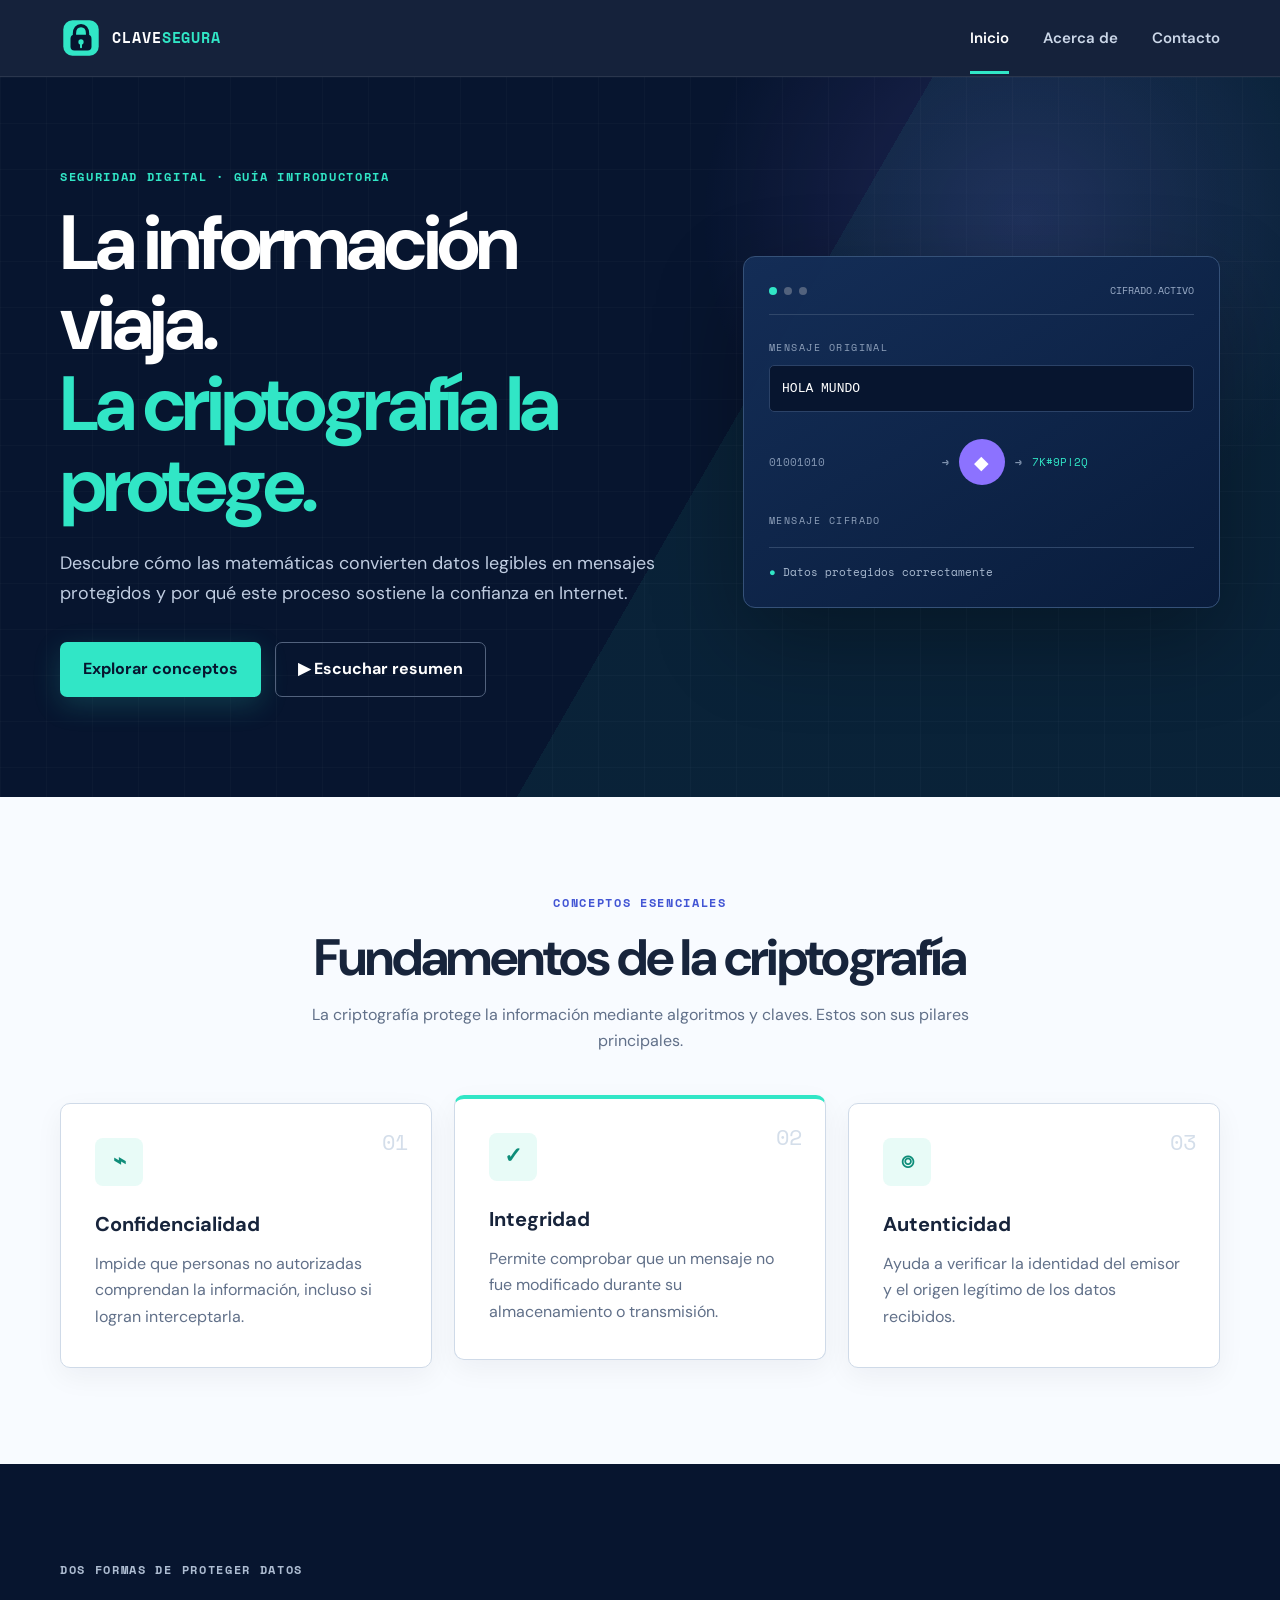
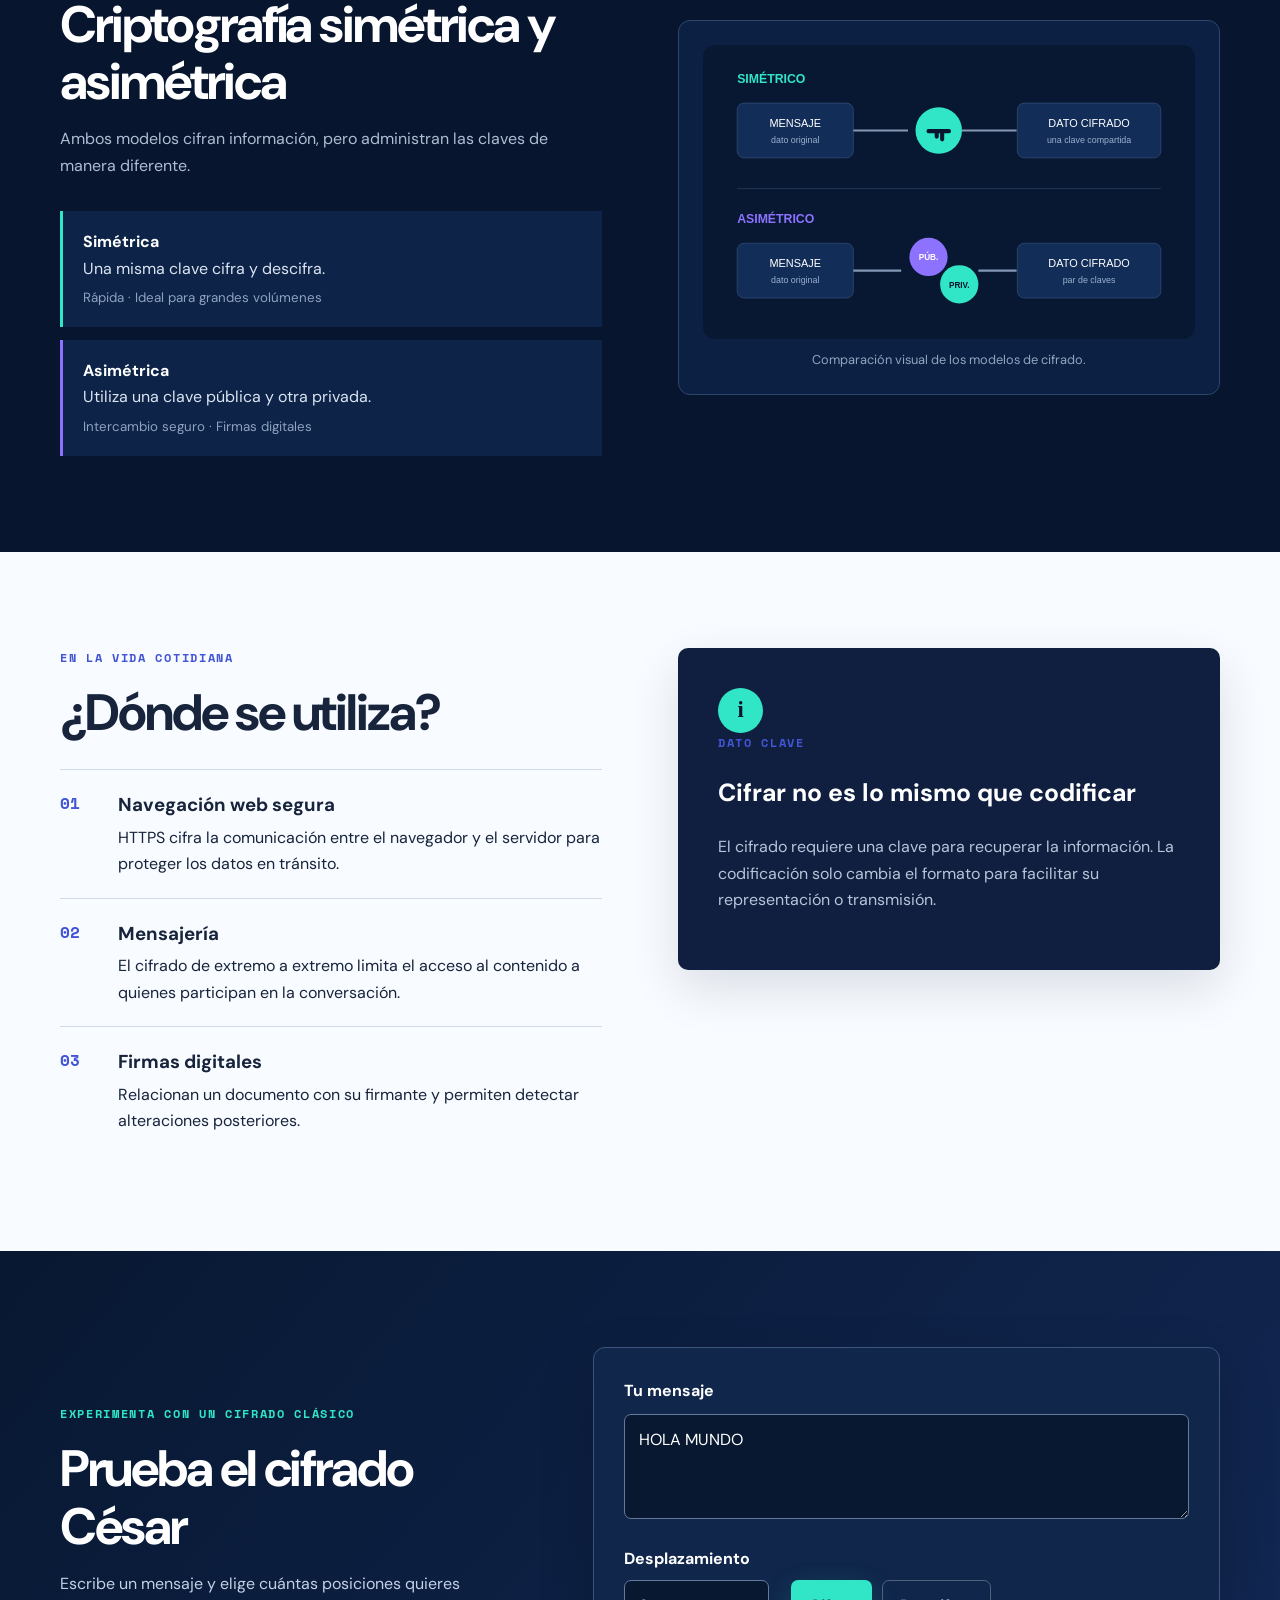
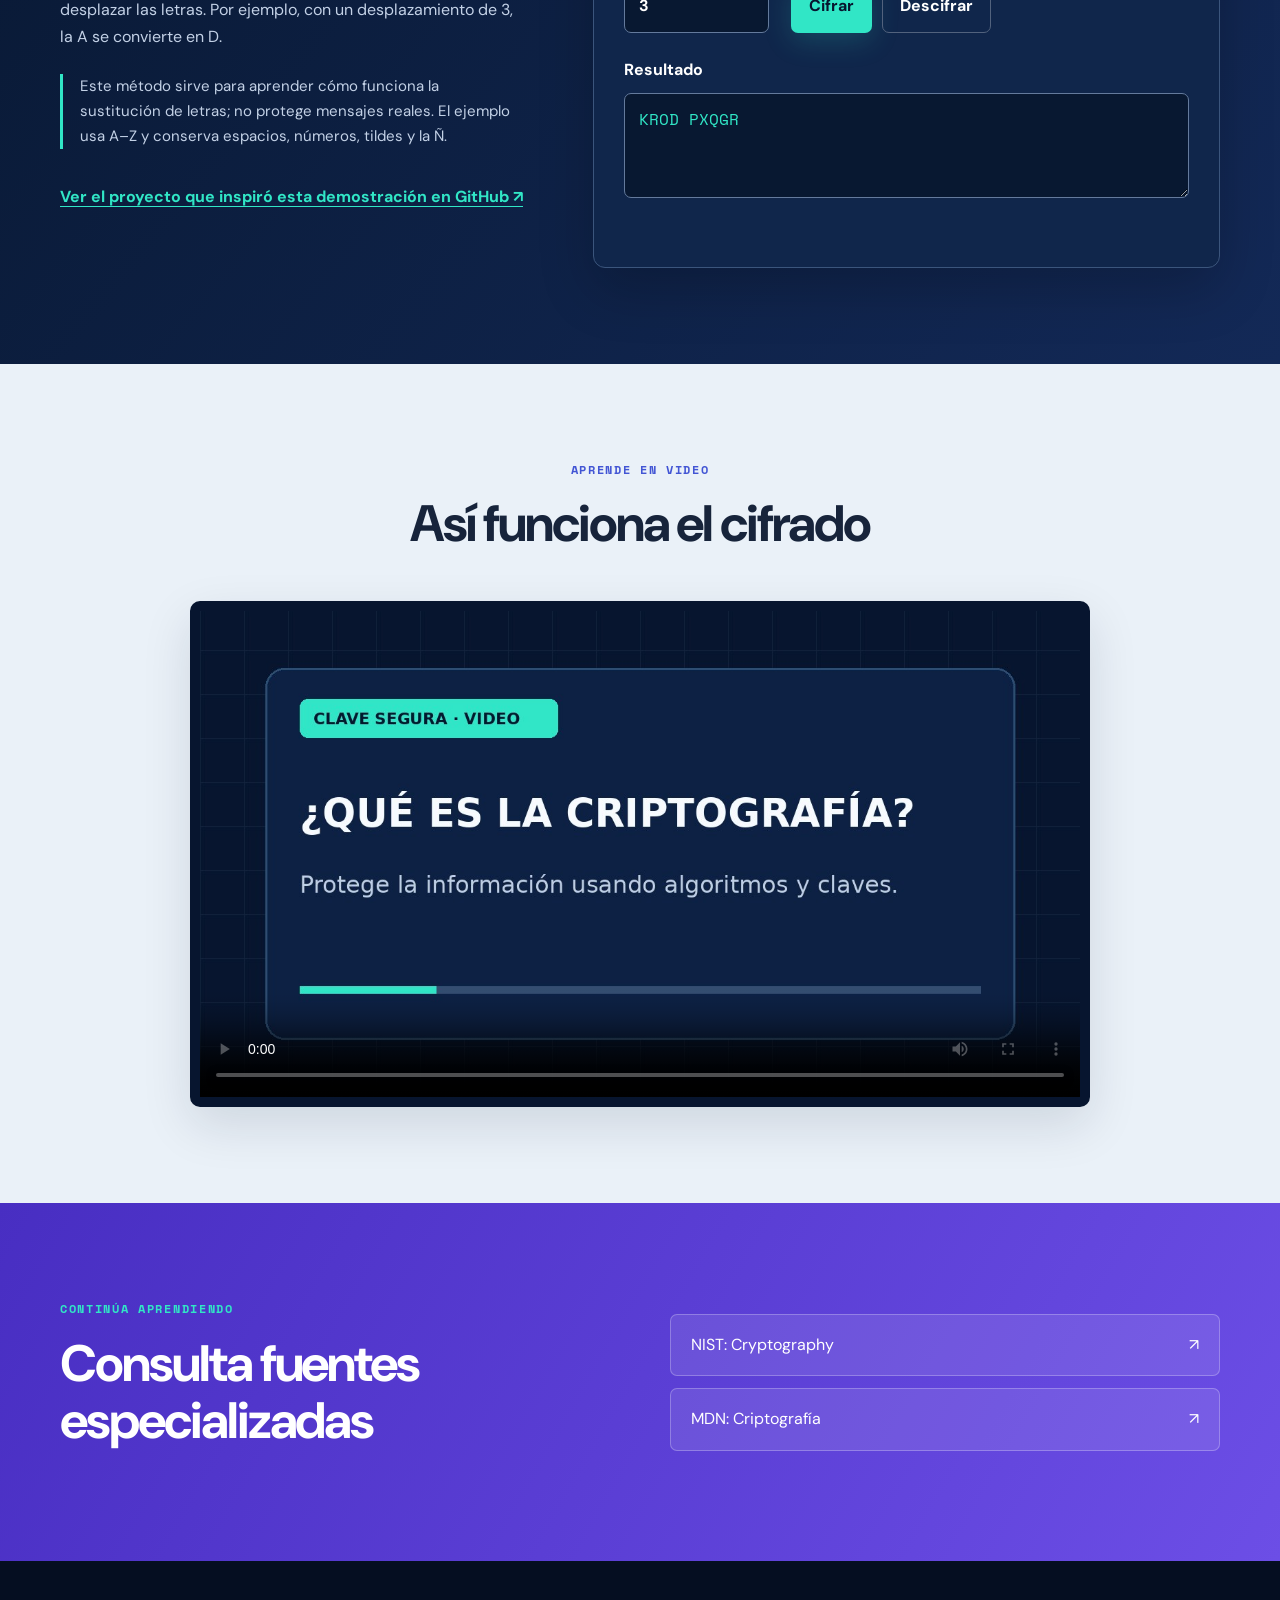
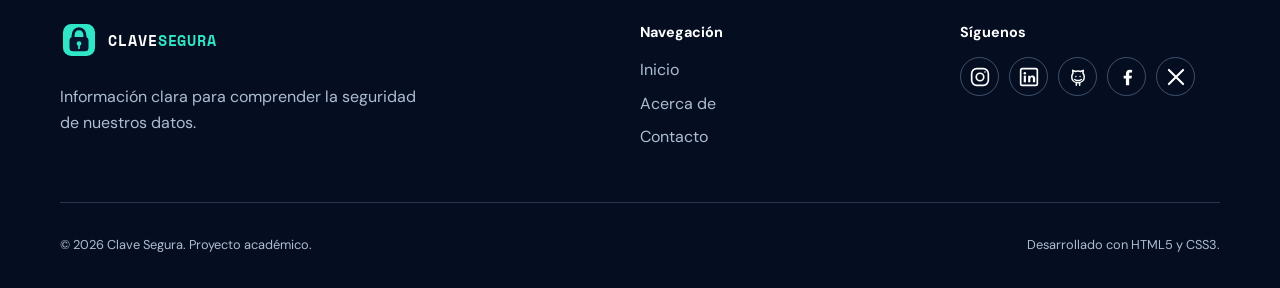
<file: index.html>
<!DOCTYPE html>
<html lang="es">
<head>
  <meta charset="UTF-8">
  <meta name="viewport" content="width=device-width, initial-scale=1.0">
  <meta name="description" content="Sitio educativo sobre criptografía, cifrado, claves y seguridad digital.">
  <title>Clave Segura | Criptografía</title>
  <link rel="icon" type="image/svg+xml" href="img/favicon.svg">
  <link rel="stylesheet" href="css/estilos.css">
</head>
<body>
  <a class="skip-link" href="#contenido">Saltar al contenido</a>
  <header class="encabezado">
    <nav class="navegacion contenedor" aria-label="Navegación principal">
      <a class="marca" href="index.html" aria-label="Clave Segura, inicio">
        <img src="img/logo.svg" alt="" width="42" height="42">
        <span>CLAVE<span>SEGURA</span></span>
      </a>
      <button class="menu-boton" type="button" aria-expanded="false" aria-controls="menu">☰ <span>Menú</span></button>
      <ul id="menu" class="menu">
        <li><a class="activo" href="index.html">Inicio</a></li>
        <li><a href="html/acerca-de.html">Acerca de</a></li>
        <li><a href="html/contacto.html">Contacto</a></li>
      </ul>
    </nav>
  </header>

  <main id="contenido">
    <section class="hero">
      <div class="hero-fondo" aria-hidden="true"></div>
      <div class="contenedor hero-contenido">
        <div>
          <p class="etiqueta">SEGURIDAD DIGITAL · GUÍA INTRODUCTORIA</p>
          <h1>La información viaja.<br><span>La criptografía la protege.</span></h1>
          <p class="hero-texto">Descubre cómo las matemáticas convierten datos legibles en mensajes protegidos y por qué este proceso sostiene la confianza en Internet.</p>
          <div class="hero-acciones">
            <a class="boton boton-principal" href="#fundamentos">Explorar conceptos</a>
            <button class="boton boton-secundario" id="escuchar" type="button">▶ Escuchar resumen</button>
          </div>
        </div>
        <div class="panel-cifrado" aria-label="Ejemplo visual de cifrado">
          <div class="panel-superior"><span></span><span></span><span></span><small>CIFRADO.ACTIVO</small></div>
          <p class="panel-titulo">MENSAJE ORIGINAL</p>
          <code>HOLA MUNDO</code>
          <div class="flujo"><span>01001010</span><b>→</b><span class="candado">◆</span><b>→</b><span>7K#9P!2Q</span></div>
          <p class="panel-titulo">MENSAJE CIFRADO</p>
          <div class="estado"><span>●</span> Datos protegidos correctamente</div>
        </div>
      </div>
    </section>

    <section id="fundamentos" class="seccion clara">
      <div class="contenedor">
        <div class="titulo-seccion">
          <p class="etiqueta oscura">CONCEPTOS ESENCIALES</p>
          <h2>Fundamentos de la criptografía</h2>
          <p>La criptografía protege la información mediante algoritmos y claves. Estos son sus pilares principales.</p>
        </div>
        <div class="tarjetas tres-columnas">
          <article class="tarjeta">
            <span class="numero">01</span><div class="icono">⌁</div>
            <h3>Confidencialidad</h3>
            <p>Impide que personas no autorizadas comprendan la información, incluso si logran interceptarla.</p>
          </article>
          <article class="tarjeta destacada">
            <span class="numero">02</span><div class="icono">✓</div>
            <h3>Integridad</h3>
            <p>Permite comprobar que un mensaje no fue modificado durante su almacenamiento o transmisión.</p>
          </article>
          <article class="tarjeta">
            <span class="numero">03</span><div class="icono">⌾</div>
            <h3>Autenticidad</h3>
            <p>Ayuda a verificar la identidad del emisor y el origen legítimo de los datos recibidos.</p>
          </article>
        </div>
      </div>
    </section>

    <section class="seccion noche">
      <div class="contenedor dos-columnas">
        <article>
          <p class="etiqueta">DOS FORMAS DE PROTEGER DATOS</p>
          <h2>Criptografía simétrica y asimétrica</h2>
          <p>Ambos modelos cifran información, pero administran las claves de manera diferente.</p>
          <div class="comparacion">
            <div><strong>Simétrica</strong><span>Una misma clave cifra y descifra.</span><small>Rápida · Ideal para grandes volúmenes</small></div>
            <div><strong>Asimétrica</strong><span>Utiliza una clave pública y otra privada.</span><small>Intercambio seguro · Firmas digitales</small></div>
          </div>
        </article>
        <figure class="figura-claves">
          <img src="img/tipos-cifrado.svg" alt="Diagrama que compara una clave simétrica con un par de claves pública y privada">
          <figcaption>Comparación visual de los modelos de cifrado.</figcaption>
        </figure>
      </div>
    </section>

    <section class="seccion clara">
      <div class="contenedor dos-columnas articulos-layout">
        <div>
          <p class="etiqueta oscura">EN LA VIDA COTIDIANA</p>
          <h2>¿Dónde se utiliza?</h2>
          <div class="lista-usos">
            <article><span>01</span><div><h3>Navegación web segura</h3><p>HTTPS cifra la comunicación entre el navegador y el servidor para proteger los datos en tránsito.</p></div></article>
            <article><span>02</span><div><h3>Mensajería</h3><p>El cifrado de extremo a extremo limita el acceso al contenido a quienes participan en la conversación.</p></div></article>
            <article><span>03</span><div><h3>Firmas digitales</h3><p>Relacionan un documento con su firmante y permiten detectar alteraciones posteriores.</p></div></article>
          </div>
        </div>
        <aside class="dato">
          <span class="dato-icono">i</span>
          <p class="etiqueta oscura">DATO CLAVE</p>
          <h3>Cifrar no es lo mismo que codificar</h3>
          <p>El cifrado requiere una clave para recuperar la información. La codificación solo cambia el formato para facilitar su representación o transmisión.</p>
        </aside>
      </div>
    </section>

    <section class="seccion demo-cesar" id="cifrador-cesar">
      <div class="contenedor demo-grid">
        <div class="demo-intro">
          <p class="etiqueta">EXPERIMENTA CON UN CIFRADO CLÁSICO</p>
          <h2>Prueba el cifrado César</h2>
          <p>Escribe un mensaje y elige cuántas posiciones quieres desplazar las letras. Por ejemplo, con un desplazamiento de 3, la A se convierte en D.</p>
          <p class="demo-nota">Este método sirve para aprender cómo funciona la sustitución de letras; no protege mensajes reales. El ejemplo usa A–Z y conserva espacios, números, tildes y la Ñ.</p>
          <a class="demo-referencia" href="https://github.com/accesibleprogramacion/cifrador-cesar" target="_blank" rel="noopener noreferrer">Ver el proyecto que inspiró esta demostración en GitHub ↗</a>
        </div>
        <div class="demo-panel">
          <label for="cesar-entrada">Tu mensaje</label>
          <textarea id="cesar-entrada" rows="3" maxlength="500" placeholder="Escribe un mensaje, por ejemplo: HOLA MUNDO">HOLA MUNDO</textarea>
          <div class="demo-controles">
            <label for="cesar-desplazamiento">Desplazamiento
              <input id="cesar-desplazamiento" type="number" min="1" max="25" value="3" inputmode="numeric">
            </label>
            <div class="demo-botones" aria-label="Acciones del cifrador">
              <button id="cesar-cifrar" class="boton boton-principal" type="button">Cifrar</button>
              <button id="cesar-descifrar" class="boton boton-secundario" type="button">Descifrar</button>
            </div>
          </div>
          <label for="cesar-salida">Resultado</label>
          <textarea id="cesar-salida" rows="3" readonly aria-live="polite">KROD PXQGR</textarea>
          <p class="demo-error" id="cesar-error" role="status" aria-live="polite"></p>
        </div>
      </div>
    </section>

    <section class="seccion multimedia">
      <div class="contenedor">
        <div class="titulo-seccion">
          <p class="etiqueta oscura">APRENDE EN VIDEO</p>
          <h2>Así funciona el cifrado</h2>
        </div>
        <div class="video-marco">
          <video controls playsinline preload="metadata" poster="img/portada-video.jpg" aria-label="Video educativo sobre cómo funciona el cifrado">
            <source src="video/criptografia.mp4" type="video/mp4">
            Tu navegador no admite video HTML5.
          </video>
        </div>
      </div>
    </section>

    <section class="seccion recursos">
      <div class="contenedor recursos-interior">
        <div><p class="etiqueta">CONTINÚA APRENDIENDO</p><h2>Consulta fuentes especializadas</h2></div>
        <div class="enlaces-externos">
          <a href="https://www.nist.gov/cryptography" target="_blank" rel="noopener noreferrer">NIST: Cryptography <span>↗</span></a>
          <a href="https://developer.mozilla.org/es/docs/Glossary/Cryptography" target="_blank" rel="noopener noreferrer">MDN: Criptografía <span>↗</span></a>
        </div>
      </div>
    </section>
  </main>

  <footer class="pie">
    <div class="contenedor pie-grid">
      <div><a class="marca" href="index.html"><img src="img/logo.svg" alt="" width="38" height="38"><span>CLAVE<span>SEGURA</span></span></a><p>Información clara para comprender la seguridad de nuestros datos.</p></div>
      <div><h2>Navegación</h2><a href="index.html">Inicio</a><a href="html/acerca-de.html">Acerca de</a><a href="html/contacto.html">Contacto</a></div>
      <div><h2>Síguenos</h2><div class="sociales"><a href="https://www.instagram.com/" target="_blank" rel="noopener noreferrer" aria-label="Instagram" title="Instagram"><img src="img/instagram.svg" alt="" width="20" height="20"></a><a href="https://www.linkedin.com/" target="_blank" rel="noopener noreferrer" aria-label="LinkedIn" title="LinkedIn"><img src="img/linkedin.svg" alt="" width="20" height="20"></a><a href="https://github.com/" target="_blank" rel="noopener noreferrer" aria-label="GitHub" title="GitHub"><img src="img/github.svg" alt="" width="20" height="20"></a><a href="https://www.facebook.com/" target="_blank" rel="noopener noreferrer" aria-label="Facebook" title="Facebook"><img src="img/facebook.svg" alt="" width="20" height="20"></a><a href="https://x.com/" target="_blank" rel="noopener noreferrer" aria-label="X" title="X"><img src="img/x.svg" alt="" width="20" height="20"></a></div></div>
    </div>
    <div class="contenedor credito"><p>© 2026 Clave Segura. Proyecto académico.</p><p>Desarrollado con HTML5 y CSS3.</p></div>
  </footer>
  <script src="js/app.js"></script>
</body>
</html>
</file>
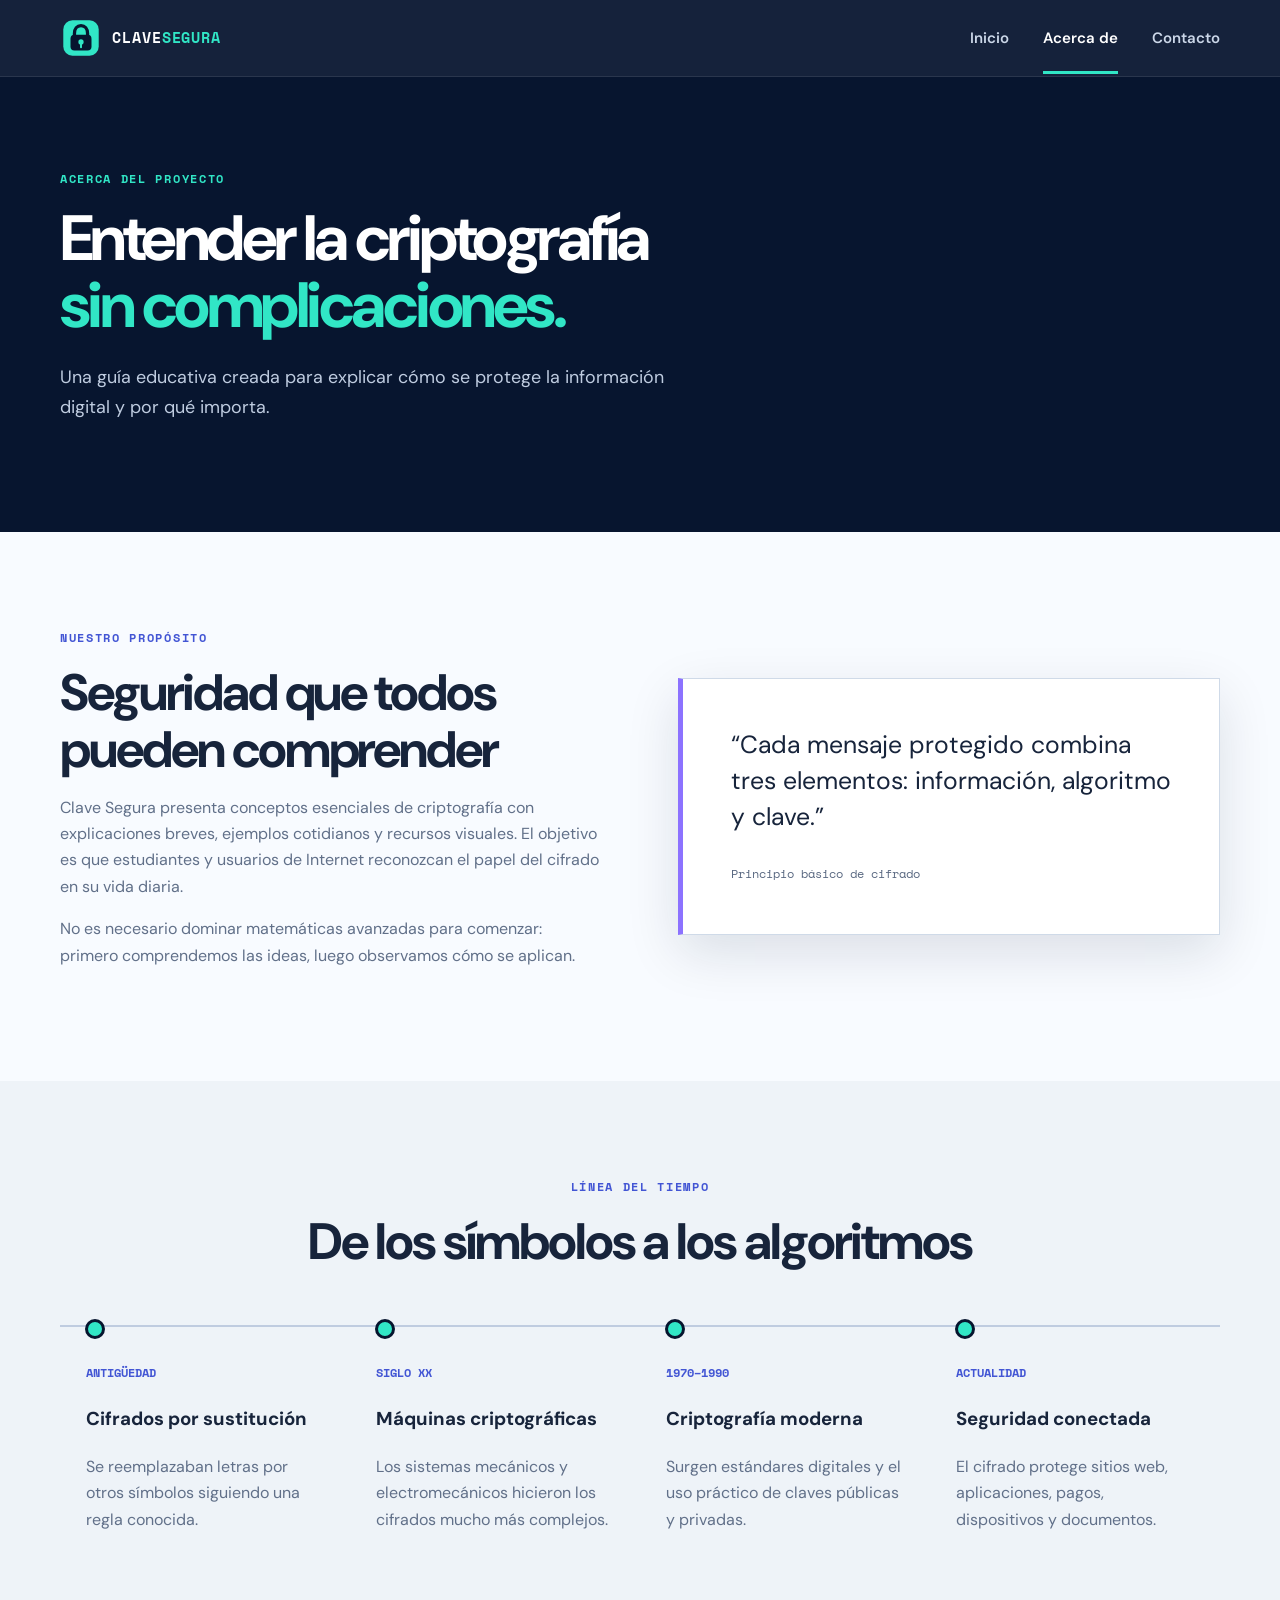
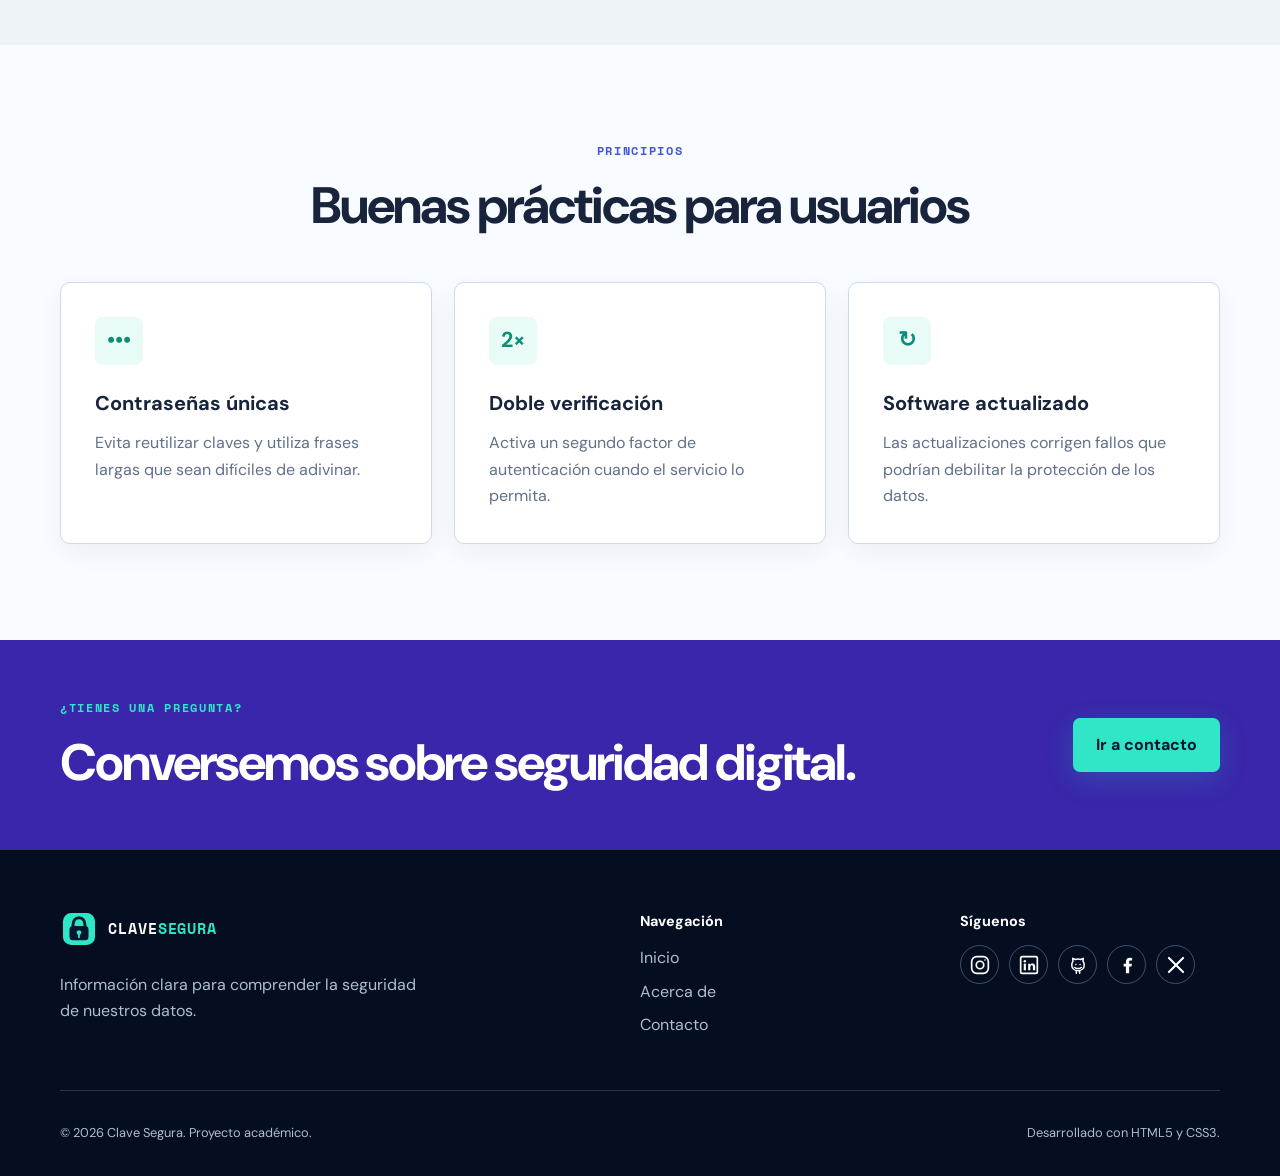
<file: html/acerca-de.html>
<!DOCTYPE html>
<html lang="es">
<head>
  <meta charset="UTF-8"><meta name="viewport" content="width=device-width, initial-scale=1.0">
  <meta name="description" content="Historia, objetivos y principios de la criptografía.">
  <title>Acerca de | Clave Segura</title>
  <link rel="icon" type="image/svg+xml" href="../img/favicon.svg"><link rel="stylesheet" href="../css/estilos.css">
</head>
<body>
  <a class="skip-link" href="#contenido">Saltar al contenido</a>
  <header class="encabezado"><nav class="navegacion contenedor" aria-label="Navegación principal">
    <a class="marca" href="../index.html"><img src="../img/logo.svg" alt="" width="42" height="42"><span>CLAVE<span>SEGURA</span></span></a>
    <button class="menu-boton" type="button" aria-expanded="false" aria-controls="menu">☰ <span>Menú</span></button>
    <ul id="menu" class="menu"><li><a href="../index.html">Inicio</a></li><li><a class="activo" href="acerca-de.html">Acerca de</a></li><li><a href="contacto.html">Contacto</a></li></ul>
  </nav></header>
  <main id="contenido">
    <section class="cabecera-pagina"><div class="contenedor"><p class="etiqueta">ACERCA DEL PROYECTO</p><h1>Entender la criptografía<br><span>sin complicaciones.</span></h1><p>Una guía educativa creada para explicar cómo se protege la información digital y por qué importa.</p></div></section>
    <section class="seccion clara"><div class="contenedor dos-columnas">
      <article><p class="etiqueta oscura">NUESTRO PROPÓSITO</p><h2>Seguridad que todos pueden comprender</h2><p>Clave Segura presenta conceptos esenciales de criptografía con explicaciones breves, ejemplos cotidianos y recursos visuales. El objetivo es que estudiantes y usuarios de Internet reconozcan el papel del cifrado en su vida diaria.</p><p>No es necesario dominar matemáticas avanzadas para comenzar: primero comprendemos las ideas, luego observamos cómo se aplican.</p></article>
      <aside class="manifiesto"><p>“Cada mensaje protegido combina tres elementos: información, algoritmo y clave.”</p><span>Principio básico de cifrado</span></aside>
    </div></section>
    <section class="seccion gris"><div class="contenedor"><div class="titulo-seccion"><p class="etiqueta oscura">LÍNEA DEL TIEMPO</p><h2>De los símbolos a los algoritmos</h2></div>
      <div class="linea-tiempo">
        <article><time>ANTIGÜEDAD</time><h3>Cifrados por sustitución</h3><p>Se reemplazaban letras por otros símbolos siguiendo una regla conocida.</p></article>
        <article><time>SIGLO XX</time><h3>Máquinas criptográficas</h3><p>Los sistemas mecánicos y electromecánicos hicieron los cifrados mucho más complejos.</p></article>
        <article><time>1970–1990</time><h3>Criptografía moderna</h3><p>Surgen estándares digitales y el uso práctico de claves públicas y privadas.</p></article>
        <article><time>ACTUALIDAD</time><h3>Seguridad conectada</h3><p>El cifrado protege sitios web, aplicaciones, pagos, dispositivos y documentos.</p></article>
      </div>
    </div></section>
    <section class="seccion clara"><div class="contenedor"><div class="titulo-seccion"><p class="etiqueta oscura">PRINCIPIOS</p><h2>Buenas prácticas para usuarios</h2></div>
      <div class="tarjetas tres-columnas"><article class="tarjeta"><div class="icono">•••</div><h3>Contraseñas únicas</h3><p>Evita reutilizar claves y utiliza frases largas que sean difíciles de adivinar.</p></article><article class="tarjeta"><div class="icono">2×</div><h3>Doble verificación</h3><p>Activa un segundo factor de autenticación cuando el servicio lo permita.</p></article><article class="tarjeta"><div class="icono">↻</div><h3>Software actualizado</h3><p>Las actualizaciones corrigen fallos que podrían debilitar la protección de los datos.</p></article></div>
    </div></section>
    <section class="cta"><div class="contenedor"><div><p class="etiqueta">¿TIENES UNA PREGUNTA?</p><h2>Conversemos sobre seguridad digital.</h2></div><a class="boton boton-principal" href="contacto.html">Ir a contacto</a></div></section>
  </main>
  <footer class="pie"><div class="contenedor pie-grid"><div><a class="marca" href="../index.html"><img src="../img/logo.svg" alt="" width="38" height="38"><span>CLAVE<span>SEGURA</span></span></a><p>Información clara para comprender la seguridad de nuestros datos.</p></div><div><h2>Navegación</h2><a href="../index.html">Inicio</a><a href="acerca-de.html">Acerca de</a><a href="contacto.html">Contacto</a></div><div><h2>Síguenos</h2><div class="sociales"><a href="https://www.instagram.com/" target="_blank" rel="noopener noreferrer" aria-label="Instagram" title="Instagram"><img src="../img/instagram.svg" alt="" width="20" height="20"></a><a href="https://www.linkedin.com/" target="_blank" rel="noopener noreferrer" aria-label="LinkedIn" title="LinkedIn"><img src="../img/linkedin.svg" alt="" width="20" height="20"></a><a href="https://github.com/" target="_blank" rel="noopener noreferrer" aria-label="GitHub" title="GitHub"><img src="../img/github.svg" alt="" width="20" height="20"></a><a href="https://www.facebook.com/" target="_blank" rel="noopener noreferrer" aria-label="Facebook" title="Facebook"><img src="../img/facebook.svg" alt="" width="20" height="20"></a><a href="https://x.com/" target="_blank" rel="noopener noreferrer" aria-label="X" title="X"><img src="../img/x.svg" alt="" width="20" height="20"></a></div></div></div><div class="contenedor credito"><p>© 2026 Clave Segura. Proyecto académico.</p><p>Desarrollado con HTML5 y CSS3.</p></div></footer>
  <script src="../js/app.js"></script>
</body></html>
</file>
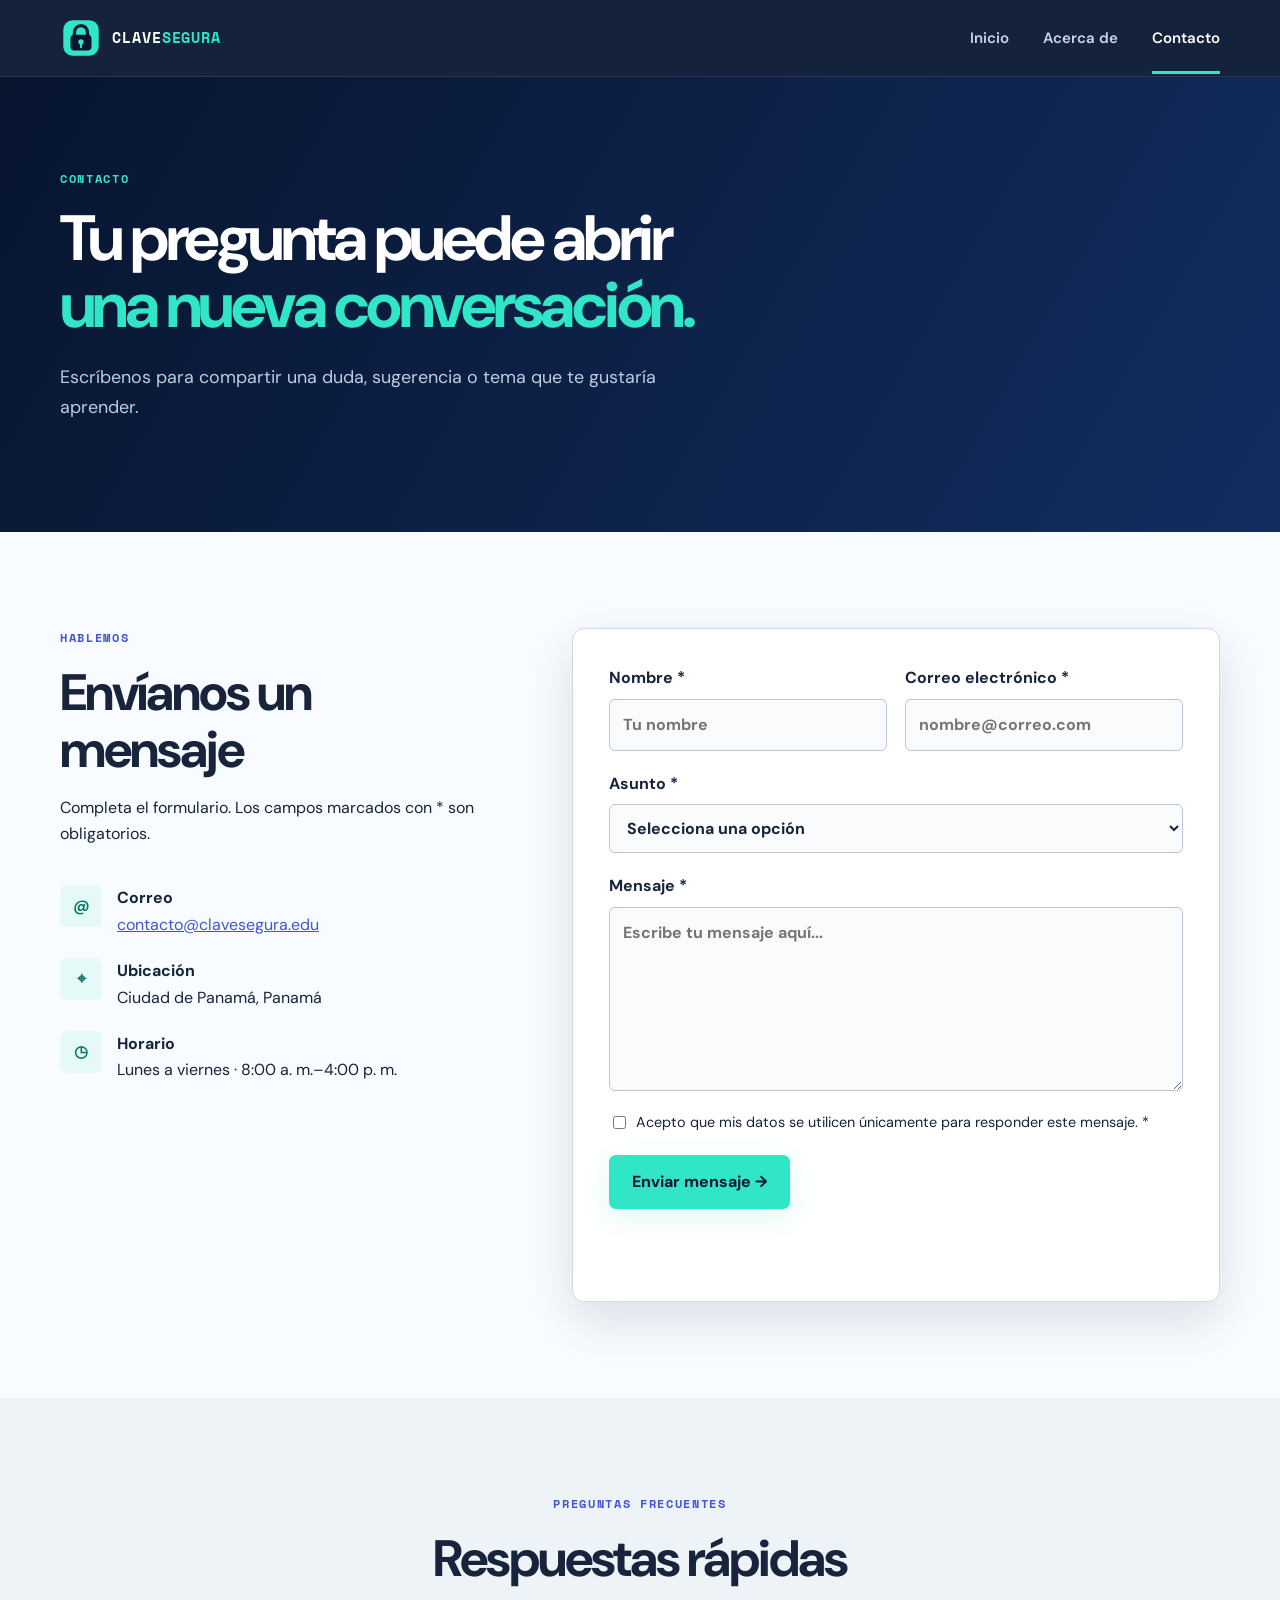
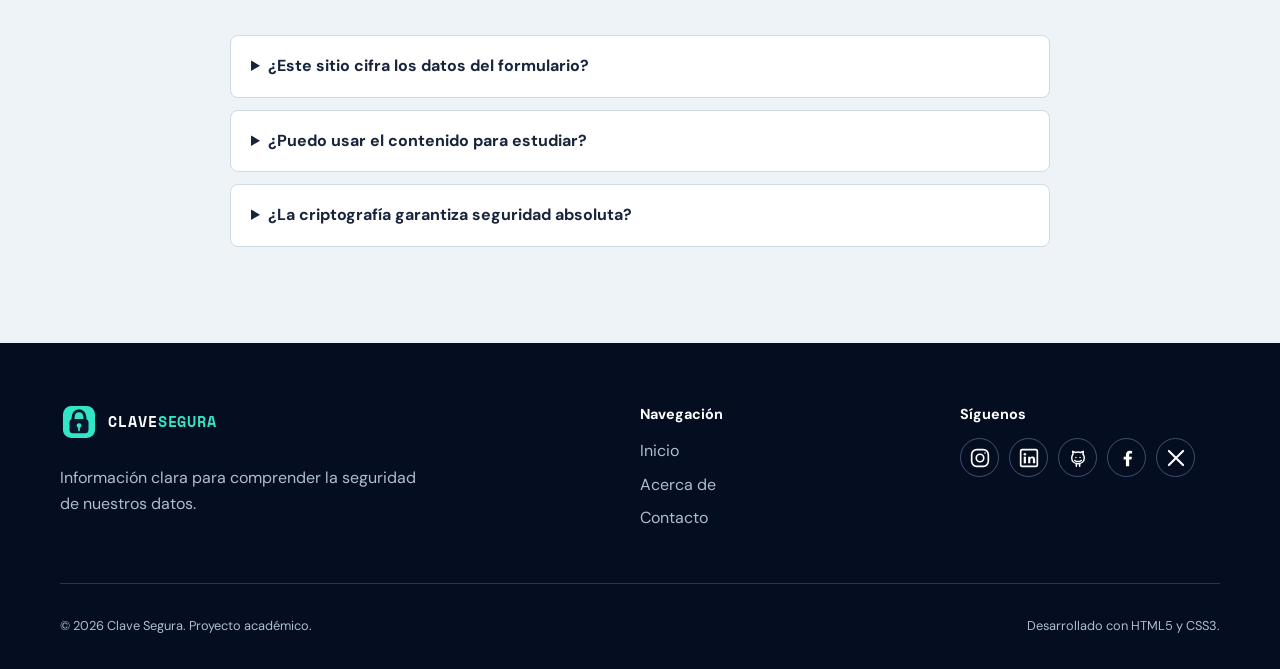
<file: html/contacto.html>
<!DOCTYPE html>
<html lang="es">
<head>
  <meta charset="UTF-8"><meta name="viewport" content="width=device-width, initial-scale=1.0">
  <meta name="description" content="Formulario de contacto de Clave Segura.">
  <title>Contacto | Clave Segura</title>
  <link rel="icon" type="image/svg+xml" href="../img/favicon.svg"><link rel="stylesheet" href="../css/estilos.css">
</head>
<body>
  <a class="skip-link" href="#contenido">Saltar al contenido</a>
  <header class="encabezado"><nav class="navegacion contenedor" aria-label="Navegación principal"><a class="marca" href="../index.html"><img src="../img/logo.svg" alt="" width="42" height="42"><span>CLAVE<span>SEGURA</span></span></a><button class="menu-boton" type="button" aria-expanded="false" aria-controls="menu">☰ <span>Menú</span></button><ul id="menu" class="menu"><li><a href="../index.html">Inicio</a></li><li><a href="acerca-de.html">Acerca de</a></li><li><a class="activo" href="contacto.html">Contacto</a></li></ul></nav></header>
  <main id="contenido">
    <section class="cabecera-pagina contacto-cabecera"><div class="contenedor"><p class="etiqueta">CONTACTO</p><h1>Tu pregunta puede abrir<br><span>una nueva conversación.</span></h1><p>Escríbenos para compartir una duda, sugerencia o tema que te gustaría aprender.</p></div></section>
    <section class="seccion clara"><div class="contenedor contacto-grid">
      <div><p class="etiqueta oscura">HABLEMOS</p><h2>Envíanos un mensaje</h2><p>Completa el formulario. Los campos marcados con * son obligatorios.</p>
        <div class="contacto-datos"><div><span>@</span><p><strong>Correo</strong><a href="mailto:contacto@clavesegura.edu">contacto@clavesegura.edu</a></p></div><div><span>⌖</span><p><strong>Ubicación</strong>Ciudad de Panamá, Panamá</p></div><div><span>◷</span><p><strong>Horario</strong>Lunes a viernes · 8:00 a. m.–4:00 p. m.</p></div></div>
      </div>
      <form class="formulario" id="formulario" novalidate>
        <div class="campo-doble"><label>Nombre *<input type="text" name="nombre" required autocomplete="name" placeholder="Tu nombre"></label><label>Correo electrónico *<input type="email" name="correo" required autocomplete="email" placeholder="nombre@correo.com"></label></div>
        <label>Asunto *<select name="asunto" required><option value="">Selecciona una opción</option><option>Pregunta sobre criptografía</option><option>Sugerencia de contenido</option><option>Comentario general</option></select></label>
        <label>Mensaje *<textarea name="mensaje" rows="6" required minlength="10" placeholder="Escribe tu mensaje aquí..."></textarea></label>
        <label class="consentimiento"><input type="checkbox" required> Acepto que mis datos se utilicen únicamente para responder este mensaje. *</label>
        <button class="boton boton-principal" type="submit">Enviar mensaje →</button>
        <p class="formulario-estado" id="estado" role="status" aria-live="polite"></p>
      </form>
    </div></section>
    <section class="seccion gris"><div class="contenedor"><div class="titulo-seccion"><p class="etiqueta oscura">PREGUNTAS FRECUENTES</p><h2>Respuestas rápidas</h2></div><div class="faq">
      <details><summary>¿Este sitio cifra los datos del formulario?</summary><p>Este proyecto es una demostración académica sin servidor. Para un sitio real, el formulario debe conectarse a un servicio seguro mediante HTTPS.</p></details>
      <details><summary>¿Puedo usar el contenido para estudiar?</summary><p>Sí. El contenido fue organizado con fines educativos y puedes complementarlo con las fuentes externas de la página de inicio.</p></details>
      <details><summary>¿La criptografía garantiza seguridad absoluta?</summary><p>No. Es una capa esencial, pero debe combinarse con buenas contraseñas, actualizaciones y controles de acceso.</p></details>
    </div></div></section>
  </main>
  <footer class="pie"><div class="contenedor pie-grid"><div><a class="marca" href="../index.html"><img src="../img/logo.svg" alt="" width="38" height="38"><span>CLAVE<span>SEGURA</span></span></a><p>Información clara para comprender la seguridad de nuestros datos.</p></div><div><h2>Navegación</h2><a href="../index.html">Inicio</a><a href="acerca-de.html">Acerca de</a><a href="contacto.html">Contacto</a></div><div><h2>Síguenos</h2><div class="sociales"><a href="https://www.instagram.com/" target="_blank" rel="noopener noreferrer" aria-label="Instagram" title="Instagram"><img src="../img/instagram.svg" alt="" width="20" height="20"></a><a href="https://www.linkedin.com/" target="_blank" rel="noopener noreferrer" aria-label="LinkedIn" title="LinkedIn"><img src="../img/linkedin.svg" alt="" width="20" height="20"></a><a href="https://github.com/" target="_blank" rel="noopener noreferrer" aria-label="GitHub" title="GitHub"><img src="../img/github.svg" alt="" width="20" height="20"></a><a href="https://www.facebook.com/" target="_blank" rel="noopener noreferrer" aria-label="Facebook" title="Facebook"><img src="../img/facebook.svg" alt="" width="20" height="20"></a><a href="https://x.com/" target="_blank" rel="noopener noreferrer" aria-label="X" title="X"><img src="../img/x.svg" alt="" width="20" height="20"></a></div></div></div><div class="contenedor credito"><p>© 2026 Clave Segura. Proyecto académico.</p><p>Desarrollado con HTML5 y CSS3.</p></div></footer>
  <script src="../js/app.js"></script>
</body></html>
</file>
<file: css/estilos.css>
@import url('https://fonts.googleapis.com/css2?family=DM+Sans:wght@400;500;600;700&family=Space+Mono:wght@400;700&display=swap');
:root{--azul:#07152f;--azul-2:#0c2148;--turquesa:#31e6c6;--violeta:#8c72ff;--blanco:#f7fbff;--gris:#eaf0f7;--texto:#17243b;--muted:#617089;--borde:#cfdae8;--max:1160px;--sombra:0 18px 50px rgba(5,22,49,.12)}
*{box-sizing:border-box}html{scroll-behavior:smooth}body{margin:0;font-family:'DM Sans',Arial,sans-serif;color:var(--texto);background:var(--blanco);line-height:1.65}img{max-width:100%;display:block}a{color:inherit}button,input,select,textarea{font:inherit}.contenedor{width:min(calc(100% - 40px),var(--max));margin-inline:auto}.skip-link{position:fixed;left:16px;top:-60px;background:var(--turquesa);color:var(--azul);padding:10px 16px;z-index:1000}.skip-link:focus{top:12px}.encabezado{position:sticky;top:0;z-index:100;background:rgba(7,21,47,.94);backdrop-filter:blur(14px);border-bottom:1px solid rgba(255,255,255,.09)}.navegacion{min-height:76px;display:flex;align-items:center;justify-content:space-between}.marca{display:inline-flex;align-items:center;gap:10px;text-decoration:none;color:#fff;font-family:'Space Mono',monospace;font-weight:700;font-size:.96rem;letter-spacing:.06em}.marca span span{color:var(--turquesa)}.menu{display:flex;align-items:center;gap:34px;list-style:none;margin:0;padding:0}.menu a{color:#cbd7e8;text-decoration:none;font-weight:600;font-size:.94rem;padding:27px 0 23px;border-bottom:3px solid transparent}.menu a:hover,.menu a:focus-visible,.menu a.activo{color:#fff;border-color:var(--turquesa)}.menu-boton{display:none;color:#fff;background:transparent;border:1px solid #5a6a84;border-radius:8px;padding:8px 12px}.hero{position:relative;overflow:hidden;background:var(--azul);color:#fff;padding:90px 0 100px}.hero-fondo{position:absolute;inset:0;background:linear-gradient(120deg,transparent 0 55%,rgba(49,230,198,.07) 55%),radial-gradient(circle at 80% 20%,rgba(140,114,255,.2),transparent 28%);opacity:.9}.hero-fondo:after{content:"";position:absolute;inset:0;background-image:linear-gradient(rgba(255,255,255,.025) 1px,transparent 1px),linear-gradient(90deg,rgba(255,255,255,.025) 1px,transparent 1px);background-size:46px 46px}.hero-contenido{position:relative;display:grid;grid-template-columns:1.12fr .88fr;gap:76px;align-items:center}.etiqueta{font-family:'Space Mono',monospace;color:var(--turquesa);font-size:.75rem;font-weight:700;letter-spacing:.14em;margin:0 0 16px}.etiqueta.oscura{color:#4255d4}.hero h1,.cabecera-pagina h1{font-size:clamp(2.7rem,6vw,5.35rem);line-height:1.05;letter-spacing:-.055em;margin:0 0 24px}.hero h1 span,.cabecera-pagina h1 span{color:var(--turquesa)}.hero-texto,.cabecera-pagina p:last-child{font-size:1.12rem;color:#bfcce0;max-width:640px}.hero-acciones{display:flex;gap:14px;flex-wrap:wrap;margin-top:34px}.boton{display:inline-flex;align-items:center;justify-content:center;border-radius:7px;padding:13px 22px;font-weight:700;text-decoration:none;border:1px solid transparent;cursor:pointer;transition:.25s}.boton:hover{transform:translateY(-2px)}.boton-principal{background:var(--turquesa);color:var(--azul);box-shadow:0 8px 28px rgba(49,230,198,.18)}.boton-secundario{background:transparent;color:#fff;border-color:#52627d}.panel-cifrado{background:linear-gradient(145deg,rgba(20,46,88,.95),rgba(9,28,60,.95));border:1px solid #355178;border-radius:12px;padding:25px;box-shadow:0 32px 90px rgba(0,0,0,.3);font-family:'Space Mono',monospace}.panel-superior{display:flex;gap:7px;align-items:center;border-bottom:1px solid #30476a;padding-bottom:15px;margin-bottom:24px}.panel-superior span{width:8px;height:8px;border-radius:50%;background:#52627d}.panel-superior span:first-child{background:var(--turquesa)}.panel-superior small{margin-left:auto;color:#9aacc7;font-size:.65rem}.panel-titulo{font-size:.65rem;letter-spacing:.14em;color:#8fa1bb;margin:17px 0 8px}.panel-cifrado code{display:block;background:#07152f;border:1px solid #2b4267;border-radius:5px;padding:12px;color:#fff}.flujo{display:grid;grid-template-columns:1fr auto auto auto 1fr;align-items:center;gap:10px;margin:27px 0;color:#8295b1;font-size:.7rem}.flujo span:last-child{color:var(--turquesa)}.flujo .candado{display:grid;place-items:center;width:46px;height:46px;background:var(--violeta);color:#fff;border-radius:50%;font-size:1.2rem}.estado{margin-top:18px;padding-top:15px;border-top:1px solid #30476a;color:#a9bad0;font-size:.7rem}.estado span{color:var(--turquesa)}.seccion{padding:96px 0}.clara{background:#f8fbff}.gris{background:#eef3f8}.noche{background:var(--azul);color:#fff}.multimedia{background:#eaf1f8}.titulo-seccion{text-align:center;max-width:700px;margin:0 auto 48px}.titulo-seccion h2,.seccion h2,.cta h2{font-size:clamp(2rem,4vw,3.2rem);line-height:1.12;letter-spacing:-.04em;margin:0 0 16px}.titulo-seccion>p:last-child,.seccion article>p{color:var(--muted)}.tarjetas{display:grid;gap:22px}.tres-columnas{grid-template-columns:repeat(3,1fr)}.tarjeta{position:relative;background:#fff;border:1px solid var(--borde);padding:34px;border-radius:10px;box-shadow:0 9px 28px rgba(5,22,49,.05)}.tarjeta.destacada{border-top:4px solid var(--turquesa);transform:translateY(-8px)}.tarjeta .numero{position:absolute;right:23px;top:20px;color:#d4deea;font-family:'Space Mono',monospace;font-size:1.4rem}.icono{display:grid;place-items:center;width:48px;height:48px;border-radius:8px;background:#e8fbf7;color:#0e8d79;font-weight:700;font-size:1.35rem}.tarjeta h3{font-size:1.25rem;margin:22px 0 10px}.tarjeta p{color:var(--muted);margin:0}.dos-columnas{display:grid;grid-template-columns:1fr 1fr;gap:76px;align-items:center}.noche article>p{color:#aebdd2}.comparacion{margin-top:32px;display:grid;gap:13px}.comparacion div{border-left:3px solid var(--turquesa);background:#0d2348;padding:18px 20px}.comparacion div:last-child{border-color:var(--violeta)}.comparacion strong,.comparacion span,.comparacion small{display:block}.comparacion span{color:#dbe4f2}.comparacion small{color:#8fa2bf;margin-top:5px}.figura-claves{margin:0;background:#0c2043;border:1px solid #2d466c;border-radius:12px;padding:24px}.figura-claves figcaption{text-align:center;color:#91a4c0;font-size:.8rem;margin-top:10px}.articulos-layout{align-items:start}.lista-usos{margin-top:28px}.lista-usos article{display:grid;grid-template-columns:44px 1fr;gap:14px;padding:20px 0;border-top:1px solid var(--borde)}.lista-usos article>span{font-family:'Space Mono',monospace;color:#4255d4;font-weight:700}.lista-usos h3{margin:0 0 4px}.lista-usos p{margin:0}.dato{background:#101f3f;color:#fff;border-radius:10px;padding:40px;box-shadow:var(--sombra)}.dato .dato-icono{display:grid;place-items:center;width:45px;height:45px;border-radius:50%;background:var(--turquesa);color:var(--azul);font-family:serif;font-size:1.4rem;font-weight:700}.dato h3{font-size:1.55rem;line-height:1.3}.dato p:last-child{color:#b6c5d9}.video-marco{max-width:900px;margin:auto;aspect-ratio:16/9;border:10px solid var(--azul);border-radius:10px;overflow:hidden;box-shadow:var(--sombra)}.video-marco iframe{width:100%;height:100%;border:0}.recursos{background:linear-gradient(120deg,#482ec2,#6c4ee6);color:#fff}.recursos-interior{display:grid;grid-template-columns:1fr 1fr;gap:60px;align-items:center}.enlaces-externos{display:grid;gap:12px}.enlaces-externos a{display:flex;justify-content:space-between;padding:17px 20px;background:rgba(255,255,255,.1);border:1px solid rgba(255,255,255,.25);border-radius:7px;text-decoration:none}.enlaces-externos a:hover{background:#fff;color:#321b9c}.cabecera-pagina{background:var(--azul);color:#fff;padding:92px 0}.cabecera-pagina h1{font-size:clamp(2.5rem,5vw,4.7rem);max-width:900px}.manifiesto{padding:48px;background:#fff;border:1px solid var(--borde);border-left:5px solid var(--violeta);box-shadow:var(--sombra)}.manifiesto p{font-size:1.55rem;line-height:1.45;margin-top:0}.manifiesto span{font-family:'Space Mono',monospace;color:#596881;font-size:.78rem}.linea-tiempo{display:grid;grid-template-columns:repeat(4,1fr);gap:0;margin-top:55px}.linea-tiempo article{position:relative;padding:32px 26px 0;border-top:2px solid #bfcce0}.linea-tiempo article:before{content:"";position:absolute;top:-8px;left:25px;width:14px;height:14px;background:var(--turquesa);border:3px solid var(--azul);border-radius:50%}.linea-tiempo time{font-family:'Space Mono',monospace;color:#4255d4;font-size:.72rem;font-weight:700}.linea-tiempo p{color:var(--muted)}.cta{background:#3926aa;color:#fff;padding:58px 0}.cta .contenedor{display:flex;justify-content:space-between;align-items:center;gap:40px}.cta h2{margin:0}.contacto-cabecera{background:linear-gradient(120deg,var(--azul),#132d60)}.contacto-grid{display:grid;grid-template-columns:.8fr 1.2fr;gap:80px;align-items:start}.contacto-datos{display:grid;gap:20px;margin-top:38px}.contacto-datos>div{display:flex;gap:15px;align-items:flex-start}.contacto-datos>div>span{display:grid;place-items:center;flex:0 0 42px;height:42px;background:#e5faf6;color:#087967;border-radius:7px;font-weight:700}.contacto-datos p,.contacto-datos strong,.contacto-datos a{display:block;margin:0}.contacto-datos a{color:#4255d4}.formulario{background:#fff;border:1px solid var(--borde);border-radius:12px;padding:36px;box-shadow:var(--sombra)}.formulario label{display:grid;gap:7px;font-weight:700;margin-bottom:20px}.campo-doble{display:grid;grid-template-columns:1fr 1fr;gap:18px}.formulario input,.formulario select,.formulario textarea{width:100%;border:1px solid #b8c5d6;background:#f9fbfd;border-radius:6px;padding:12px 13px;color:var(--texto)}.formulario input:focus,.formulario select:focus,.formulario textarea:focus{outline:3px solid rgba(49,230,198,.3);border-color:#149d85}.formulario .consentimiento{display:flex;grid-template-columns:auto 1fr;align-items:flex-start;font-weight:400;font-size:.9rem}.consentimiento input{width:auto;margin-top:5px}.formulario-estado{min-height:24px;color:#087967;font-weight:700}.faq{max-width:820px;margin:auto;display:grid;gap:12px}.faq details{background:#fff;border:1px solid var(--borde);border-radius:8px;padding:17px 20px}.faq summary{cursor:pointer;font-weight:700}.faq p{color:var(--muted)}.pie{background:#050e21;color:#aebdd2;padding:60px 0 20px}.pie-grid{display:grid;grid-template-columns:2fr 1fr 1fr;gap:60px}.pie-grid>div:first-child p{max-width:370px}.pie h2{font-size:.9rem;color:#fff;margin-top:0}.pie-grid>div>a:not(.marca){display:block;text-decoration:none;margin:7px 0}.pie a:hover{color:var(--turquesa)}.sociales{display:flex;gap:10px}.sociales a{display:grid;place-items:center;width:39px;height:39px;border:1px solid #40506b;border-radius:50%;text-decoration:none;color:#fff;font-weight:700;font-size:.8rem}.credito{display:flex;justify-content:space-between;border-top:1px solid #273551;margin-top:45px;padding-top:18px;font-size:.8rem}
@media(max-width:850px){.menu-boton{display:block}.menu{display:none;position:absolute;left:0;right:0;top:76px;background:#081833;padding:12px 20px 22px;flex-direction:column;align-items:stretch;gap:0}.menu.abierto{display:flex}.menu a{display:block;padding:13px;border-bottom:1px solid #273a59}.hero{padding:68px 0}.hero-contenido,.dos-columnas,.recursos-interior,.contacto-grid{grid-template-columns:1fr;gap:44px}.tres-columnas{grid-template-columns:1fr}.tarjeta.destacada{transform:none}.linea-tiempo{grid-template-columns:1fr 1fr}.pie-grid{grid-template-columns:1fr 1fr}.pie-grid>div:first-child{grid-column:1/-1}.cta .contenedor{align-items:flex-start;flex-direction:column}.campo-doble{grid-template-columns:1fr}}
@media(max-width:520px){.contenedor{width:min(calc(100% - 28px),var(--max))}.hero h1{font-size:2.65rem}.seccion{padding:68px 0}.panel-cifrado{padding:18px}.flujo{grid-template-columns:1fr auto 1fr}.flujo span:nth-child(3){display:none}.linea-tiempo{grid-template-columns:1fr}.pie-grid{grid-template-columns:1fr}.pie-grid>div:first-child{grid-column:auto}.credito{display:block}.formulario{padding:22px}.hero-acciones .boton{width:100%}}
@media(prefers-reduced-motion:reduce){html{scroll-behavior:auto}.boton{transition:none}}
.video-marco video{display:block;width:100%;height:100%;object-fit:cover;background:#07152f}

.sociales a img{display:block;width:20px;height:20px}.sociales a:hover,.sociales a:focus-visible{border-color:var(--turquesa);background:#123154}.sociales{flex-wrap:wrap}
.demo-cesar{background:linear-gradient(130deg,#081832,#132957);color:#fff}.demo-grid{display:grid;grid-template-columns:.85fr 1.15fr;gap:70px;align-items:center}.demo-intro>p:not(.etiqueta){color:#c3d1e6}.demo-intro .demo-nota{font-size:.94rem;border-left:3px solid var(--turquesa);padding-left:17px;margin-top:24px}.demo-referencia{display:inline-block;color:var(--turquesa);font-weight:700;text-underline-offset:4px;margin-top:20px}.demo-referencia:hover{color:#fff}.demo-panel{background:#10264b;border:1px solid #3b557c;border-radius:12px;padding:30px;box-shadow:0 22px 55px rgba(0,0,0,.2)}.demo-panel label{display:block;font-weight:700;margin:0 0 10px}.demo-panel textarea,.demo-panel input{background:#081831;color:#fff;border:1px solid #647a9c;border-radius:7px;padding:12px 14px;width:100%;font:inherit}.demo-panel textarea{resize:vertical;min-height:94px}.demo-panel textarea:focus,.demo-panel input:focus{outline:3px solid rgba(49,230,198,.3);border-color:var(--turquesa)}.demo-panel textarea[readonly]{color:var(--turquesa);font-family:'Space Mono',monospace}.demo-controles{display:flex;gap:22px;align-items:end;margin:18px 0 24px}.demo-controles>label{width:145px;flex:0 0 145px;margin:0}.demo-controles input{margin-top:8px}.demo-botones{display:flex;gap:10px;flex-wrap:wrap}.demo-botones .boton{padding:12px 17px}.demo-error{color:#ffd4a5;min-height:1.5em;margin:9px 0 0;font-size:.88rem}
@media(max-width:850px){.demo-grid{grid-template-columns:1fr;gap:36px}}
@media(max-width:520px){.demo-panel{padding:20px}.demo-controles{flex-direction:column;align-items:stretch}.demo-controles>label{width:100%;flex:auto}.demo-botones .boton{flex:1}}
</file>
